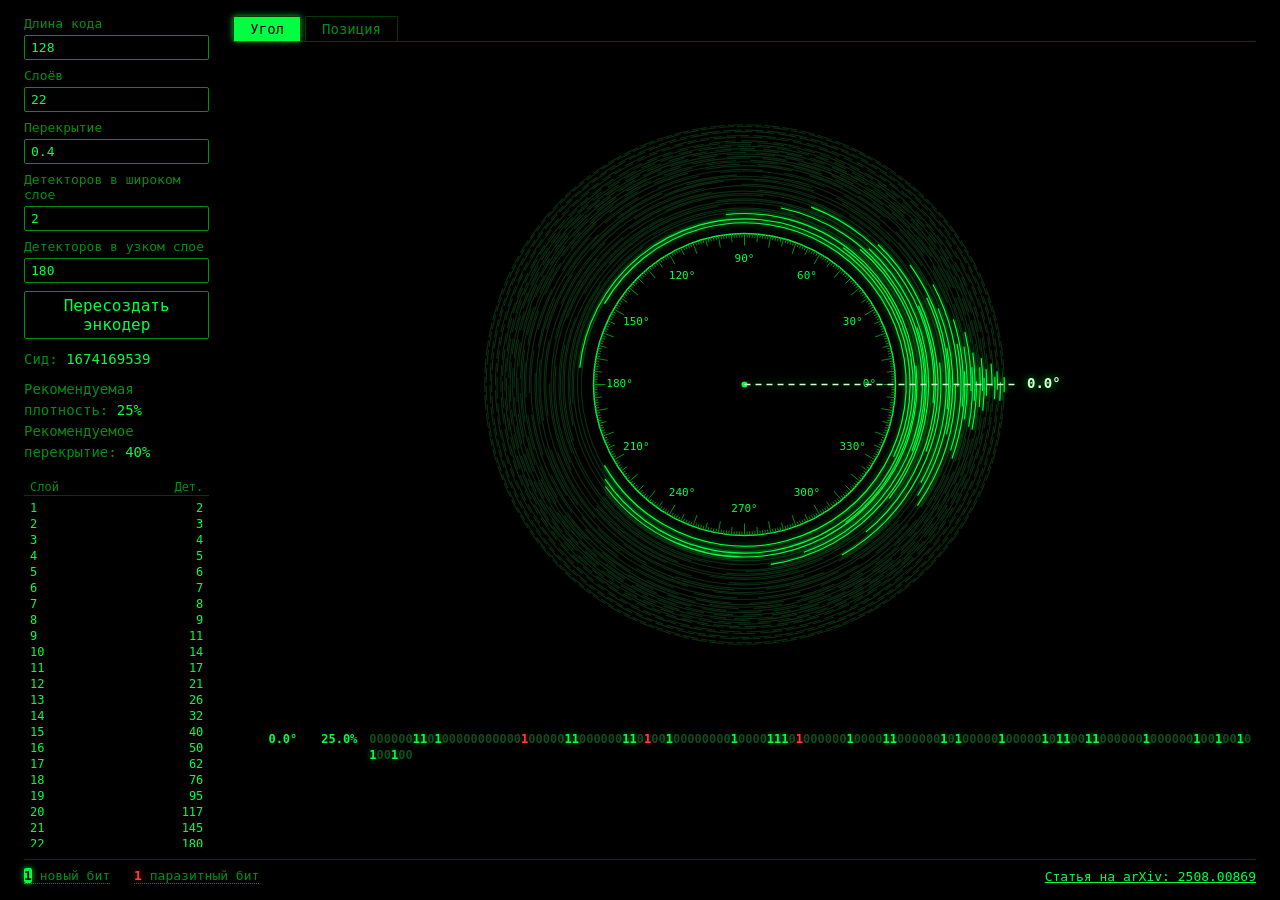
<file: index.html>
<!doctype html>
<html lang="ru">
<head>
    <meta charset="utf-8">
    <meta name="viewport" content="width=device-width, initial-scale=1">
    <title>Angle Encoder</title>
    <link rel="stylesheet" href="styles.css">
</head>
<body>
<div class="layout">
<aside class="sidebar">
    <form id="params">
        <label>
            Длина кода
            <input name="codeLength" type="number" value="128" min="1">
        </label>
        <label>
            Слоёв
            <input name="layersCount" type="number" value="22" min="2">
        </label>
        <label>
            Перекрытие
            <input name="overlap" type="number" value="0.4" min="0" max="0.99" step="0.01">
        </label>
        <label>
            Детекторов в широком слое
            <input name="widestDetectors" type="number" value="2" min="1">
        </label>
        <label>
            Детекторов в узком слое
            <input name="narrowestDetectors" type="number" value="180" min="1">
        </label>
        <button type="submit">Пересоздать энкодер</button>
    </form>

    <p id="seed-line">Сид: <output id="seed"></output></p>

    <p id="recommendations">
        Рекомендуемая плотность: <span class="hint-value">25%</span><br>
        Рекомендуемое перекрытие: <span class="hint-value">40%</span>
    </p>

    <div class="layers-panel">
        <div class="layers-header"><span>Слой</span><span>Дет.</span></div>
        <ol id="layers"></ol>
    </div>
</aside>

<main class="main">
    <nav class="tabs">
        <a href="index.html" aria-current="page">Угол</a>
        <a href="plane.html">Позиция</a>
    </nav>

    <div class="canvas-box">
        <canvas id="dial"></canvas>
    </div>

    <ol id="history"></ol>
</main>
</div>

<footer>
    <div class="legend">
        <span class="legend-item" tabindex="0" data-tip="Бит изменился по сравнению с предыдущим кодом: зажёгся или погас">
            <span class="code"><span class="one diff">1</span></span> новый бит
        </span>
        <span class="legend-item" tabindex="0" data-tip="Два разных детектора зажгли общий бит в одном коде">
            <span class="code"><span class="one shared">1</span></span> паразитный бит
        </span>
    </div>
    <a href="https://arxiv.org/pdf/2508.00869" target="_blank" rel="noopener">Статья на arXiv: 2508.00869</a>
</footer>

    <script src="encoder.js"></script>
    <script src="ui.js"></script>
    <script src="main.js"></script>
</body>
</html>
</file>
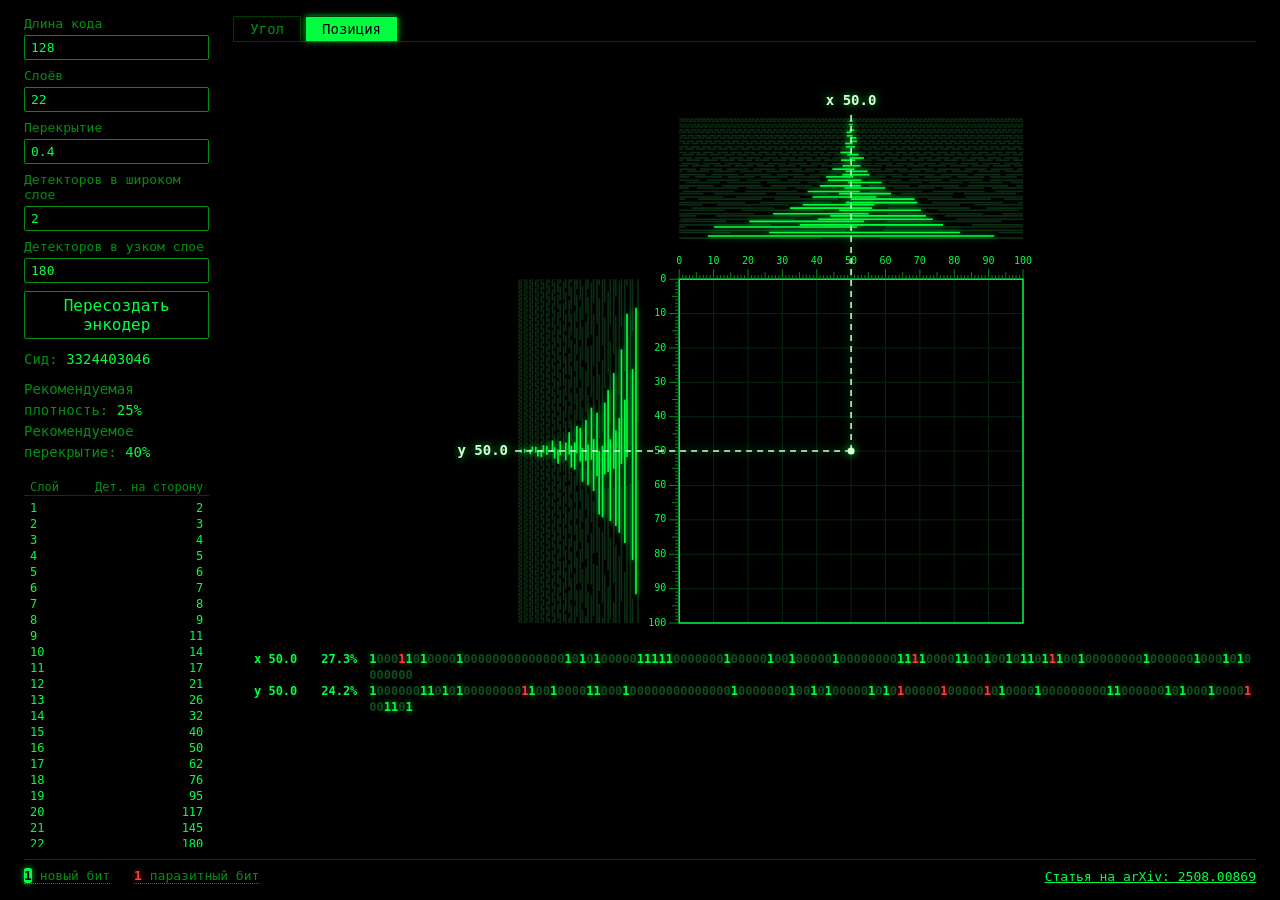
<file: plane.html>
<!doctype html>
<html lang="ru">
<head>
    <meta charset="utf-8">
    <meta name="viewport" content="width=device-width, initial-scale=1">
    <title>Plane Encoder</title>
    <link rel="stylesheet" href="styles.css">
</head>
<body>
<div class="layout">
<aside class="sidebar">
    <form id="params">
        <label>
            Длина кода
            <input name="codeLength" type="number" value="128" min="1">
        </label>
        <label>
            Слоёв
            <input name="layersCount" type="number" value="22" min="2">
        </label>
        <label>
            Перекрытие
            <input name="overlap" type="number" value="0.4" min="0" max="0.99" step="0.01">
        </label>
        <label>
            Детекторов в широком слое
            <input name="widestDetectors" type="number" value="2" min="1">
        </label>
        <label>
            Детекторов в узком слое
            <input name="narrowestDetectors" type="number" value="180" min="1">
        </label>
        <button type="submit">Пересоздать энкодер</button>
    </form>

    <p id="seed-line">Сид: <output id="seed"></output></p>

    <p id="recommendations">
        Рекомендуемая плотность: <span class="hint-value">25%</span><br>
        Рекомендуемое перекрытие: <span class="hint-value">40%</span>
    </p>

    <div class="layers-panel">
        <div class="layers-header"><span>Слой</span><span>Дет. на сторону</span></div>
        <ol id="layers"></ol>
    </div>
</aside>

<main class="main">
    <nav class="tabs">
        <a href="index.html">Угол</a>
        <a href="plane.html" aria-current="page">Позиция</a>
    </nav>

    <div class="canvas-box">
        <canvas id="plane"></canvas>
    </div>

    <ol id="history" class="pairs"></ol>
</main>
</div>

<footer>
    <div class="legend">
        <span class="legend-item" tabindex="0" data-tip="Бит изменился по сравнению с предыдущим кодом: зажёгся или погас">
            <span class="code"><span class="one diff">1</span></span> новый бит
        </span>
        <span class="legend-item" tabindex="0" data-tip="Два разных детектора зажгли общий бит в одном коде">
            <span class="code"><span class="one shared">1</span></span> паразитный бит
        </span>
    </div>
    <a href="https://arxiv.org/pdf/2508.00869" target="_blank" rel="noopener">Статья на arXiv: 2508.00869</a>
</footer>

    <script src="encoder.js"></script>
    <script src="ui.js"></script>
    <script src="plane.js"></script>
</body>
</html>
</file>
<file: styles.css>
:root {
    --background: #000;
    --bright: #00ff41;
    --mid: #008f11;
    --dark: #003b00;
    --dim: #0f4d1c;
    --glow: 0 0 6px rgba(0, 255, 65, 0.7);
    --red: #ff3b3b;
    --red-glow: 0 0 6px rgba(255, 59, 59, 0.7);
}

/* The page fills exactly one screen: the canvas shrinks to whatever height
   is left after the tabs, the code history and the footer. */
body {
    font-family: Consolas, ui-monospace, monospace;
    margin: 0;
    padding: 16px 24px;
    box-sizing: border-box;
    height: 100vh;
    display: flex;
    flex-direction: column;
    color: var(--bright);
    background: var(--background);
}

.layout {
    flex: 1;
    min-height: 0;
    display: grid;
    grid-template-columns: repeat(12, minmax(0, 1fr));
    grid-template-rows: minmax(0, 1fr);
    gap: 24px;
}

.sidebar {
    grid-column: span 2;
    min-height: 0;
    overflow-y: auto;
}

.main {
    grid-column: span 10;
    min-height: 0;
    display: grid;
    grid-template-rows: auto minmax(0, 1fr) auto;
    gap: 12px;
}

.canvas-box {
    min-height: 0;
    container-type: size;
    display: flex;
    justify-content: center;
    align-items: center;
}

.canvas-box canvas {
    display: block;
    width: min(100cqw, 100cqh);
    height: min(100cqw, 100cqh);
    touch-action: none;
}

@media (max-width: 800px) {
    body {
        height: auto;
    }

    .layout {
        grid-template-rows: none;
    }

    .sidebar,
    .main {
        grid-column: 1 / -1;
    }

    .canvas-box {
        height: min(100vw - 48px, 80vh);
    }
}

.tabs {
    display: flex;
    gap: 4px;
    border-bottom: 1px solid var(--dark);
    font-size: 14px;
}

.tabs a {
    padding: 4px 16px;
    color: var(--mid);
    text-decoration: none;
    border: 1px solid var(--dark);
    border-bottom: none;
    border-radius: 2px 2px 0 0;
}

.tabs a:hover {
    color: var(--bright);
    text-shadow: var(--glow);
}

.tabs a[aria-current="page"] {
    color: var(--background);
    background: var(--bright);
    box-shadow: var(--glow);
    text-shadow: none;
}

.layers-panel {
    margin-top: 16px;
    font-size: 12px;
}

.layers-header,
#layers li {
    display: flex;
    justify-content: space-between;
    gap: 8px;
    padding: 1px 6px;
}

.layers-header {
    color: var(--mid);
    border-bottom: 1px solid var(--dark);
    margin-bottom: 4px;
}

#layers {
    list-style: none;
    padding: 0;
    margin: 0;
}

#layers li {
    cursor: default;
    border-radius: 2px;
}

#layers li:hover {
    color: var(--background);
    background: var(--bright);
    box-shadow: var(--glow);
}

form {
    display: flex;
    flex-direction: column;
    gap: 8px;
}

label {
    display: flex;
    flex-direction: column;
    gap: 4px;
    font-size: 13px;
    color: var(--mid);
}

input,
button {
    font: inherit;
    color: var(--bright);
    background: var(--background);
    border: 1px solid var(--mid);
    border-radius: 2px;
    padding: 4px 6px;
}

input {
    width: 100%;
    box-sizing: border-box;
}

input:focus {
    outline: none;
    border-color: var(--bright);
    box-shadow: var(--glow);
}

button {
    align-self: flex-start;
    cursor: pointer;
}

button:hover {
    color: var(--background);
    background: var(--bright);
    box-shadow: var(--glow);
}

#seed-line {
    margin: 12px 0 0;
    font-size: 14px;
    color: var(--mid);
}

#seed {
    color: var(--bright);
    user-select: all;
}

#recommendations {
    margin: 12px 0 0;
    font-size: 14px;
    line-height: 1.5;
    color: var(--mid);
}

.hint-value {
    color: var(--bright);
}

footer {
    flex: none;
    margin-top: 12px;
    padding-top: 8px;
    border-top: 1px solid var(--dark);
    font-size: 13px;
    display: flex;
    flex-wrap: wrap;
    justify-content: space-between;
    align-items: center;
    gap: 8px 24px;
}

.legend {
    display: flex;
    gap: 24px;
    color: var(--mid);
}

.legend-item {
    position: relative;
    cursor: help;
    border-bottom: 1px dotted var(--mid);
}

.legend-item::after {
    content: attr(data-tip);
    position: absolute;
    left: 0;
    bottom: calc(100% + 8px);
    white-space: nowrap;
    padding: 4px 8px;
    font-size: 12px;
    color: var(--bright);
    background: var(--background);
    border: 1px solid var(--mid);
    border-radius: 2px;
    box-shadow: var(--glow);
    opacity: 0;
    pointer-events: none;
    transition: opacity 0.15s;
}

.legend-item:focus-visible {
    outline: 1px solid var(--bright);
    outline-offset: 2px;
}

.legend-item:hover::after,
.legend-item:focus::after {
    opacity: 1;
}

a {
    color: var(--bright);
}

a:hover {
    text-shadow: var(--glow);
}

#history {
    justify-self: center;
    max-width: 100%;
    list-style: none;
    padding: 0;
    margin: 0;
    font-size: 12px;
    /* Room for all five entries, so the canvas does not jump as they fill. */
    min-height: calc(5 * 24px);
}

/* On the plane every entry is a pair of codes, one line per axis. */
#history.pairs {
    min-height: calc(5 * 40px);
}

#history li {
    padding: 4px 0;
    line-height: 16px;
    color: var(--mid);
    opacity: 0.6;
}

#history li:first-child {
    color: var(--bright);
    font-weight: 600;
    opacity: 1;
}

#history .line {
    display: flex;
    gap: 12px;
}

#history .value {
    flex: none;
    width: 64px;
    text-align: right;
}

#history .density {
    flex: none;
    width: 48px;
    text-align: right;
}

#history .code {
    word-break: break-all;
    color: var(--dim);
}

.code .one {
    color: var(--bright);
    font-weight: 700;
    text-shadow: var(--glow);
}

.code .shared {
    color: var(--red);
    text-shadow: var(--red-glow);
}

.code .diff {
    color: var(--background);
    background: var(--bright);
    border-radius: 2px;
    text-shadow: none;
    box-shadow: var(--glow);
}

.code .diff.shared {
    background: var(--red);
    box-shadow: var(--red-glow);
}
</file>
